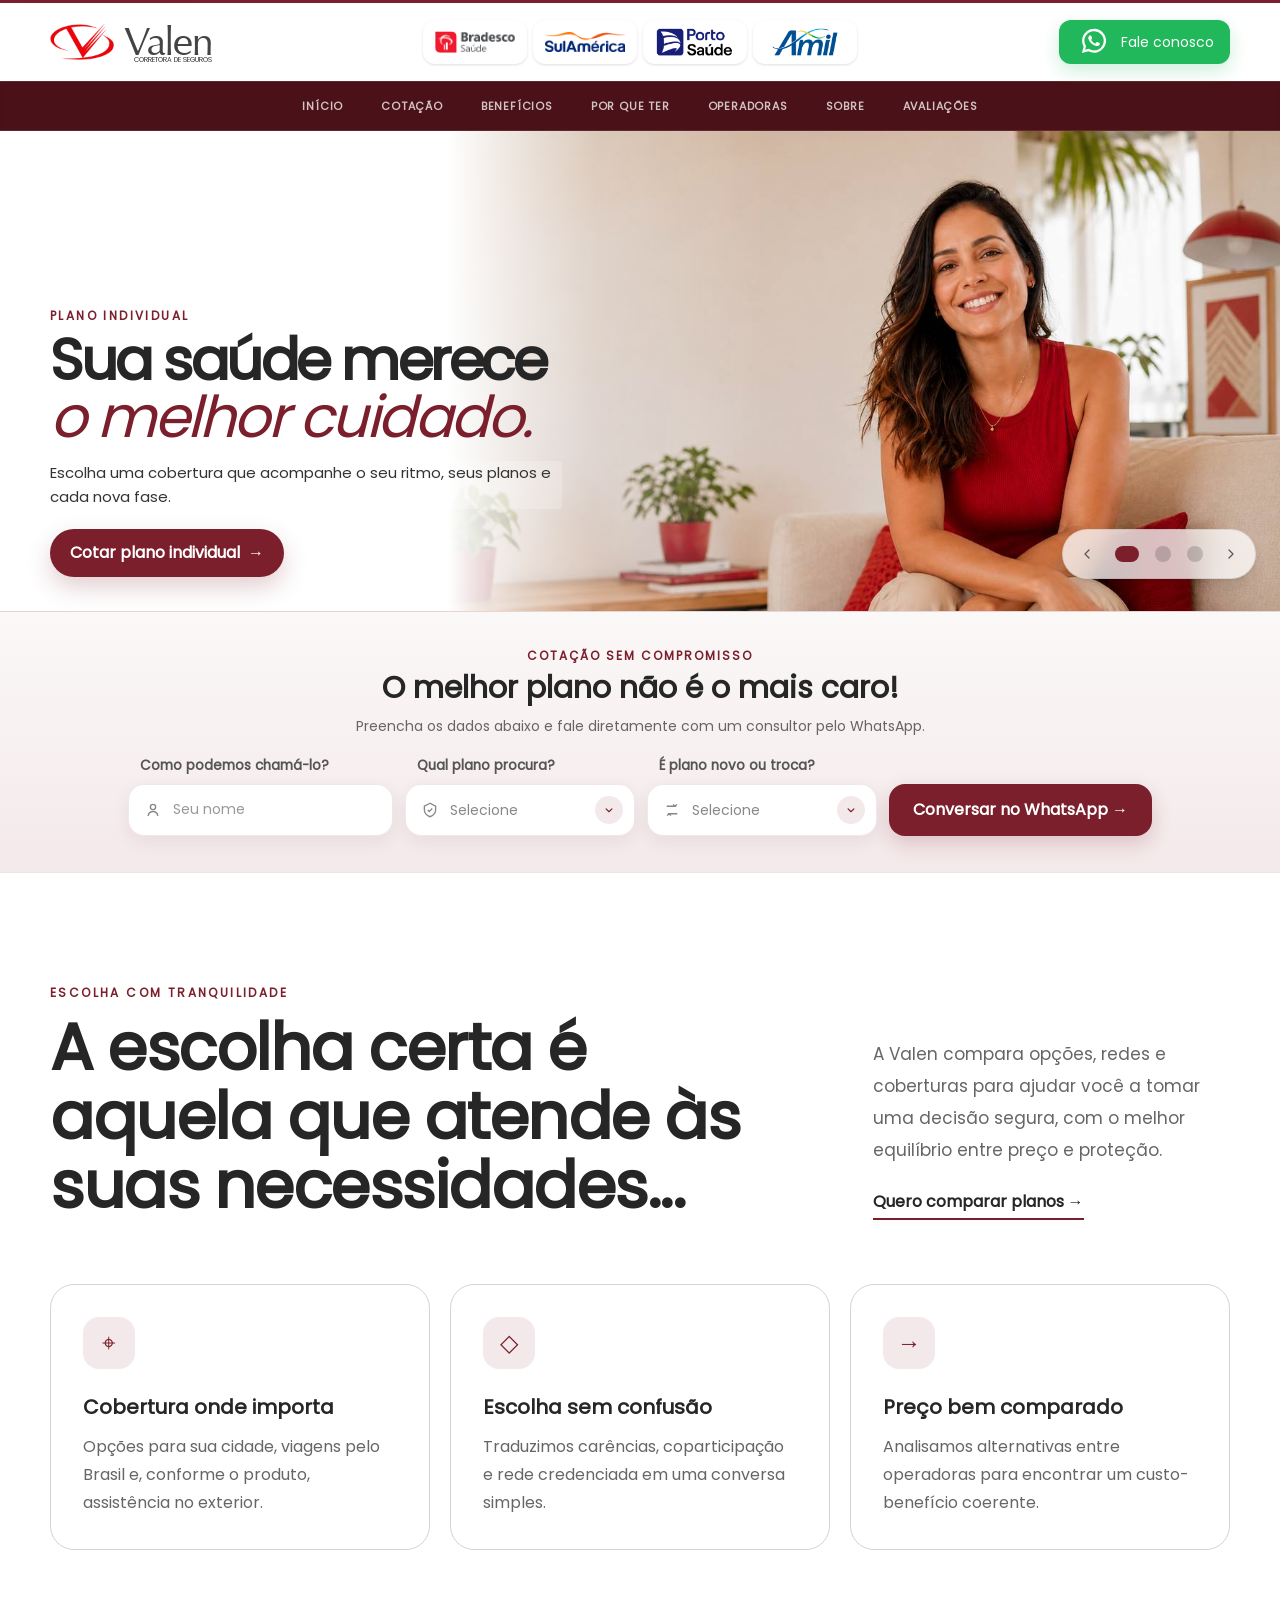
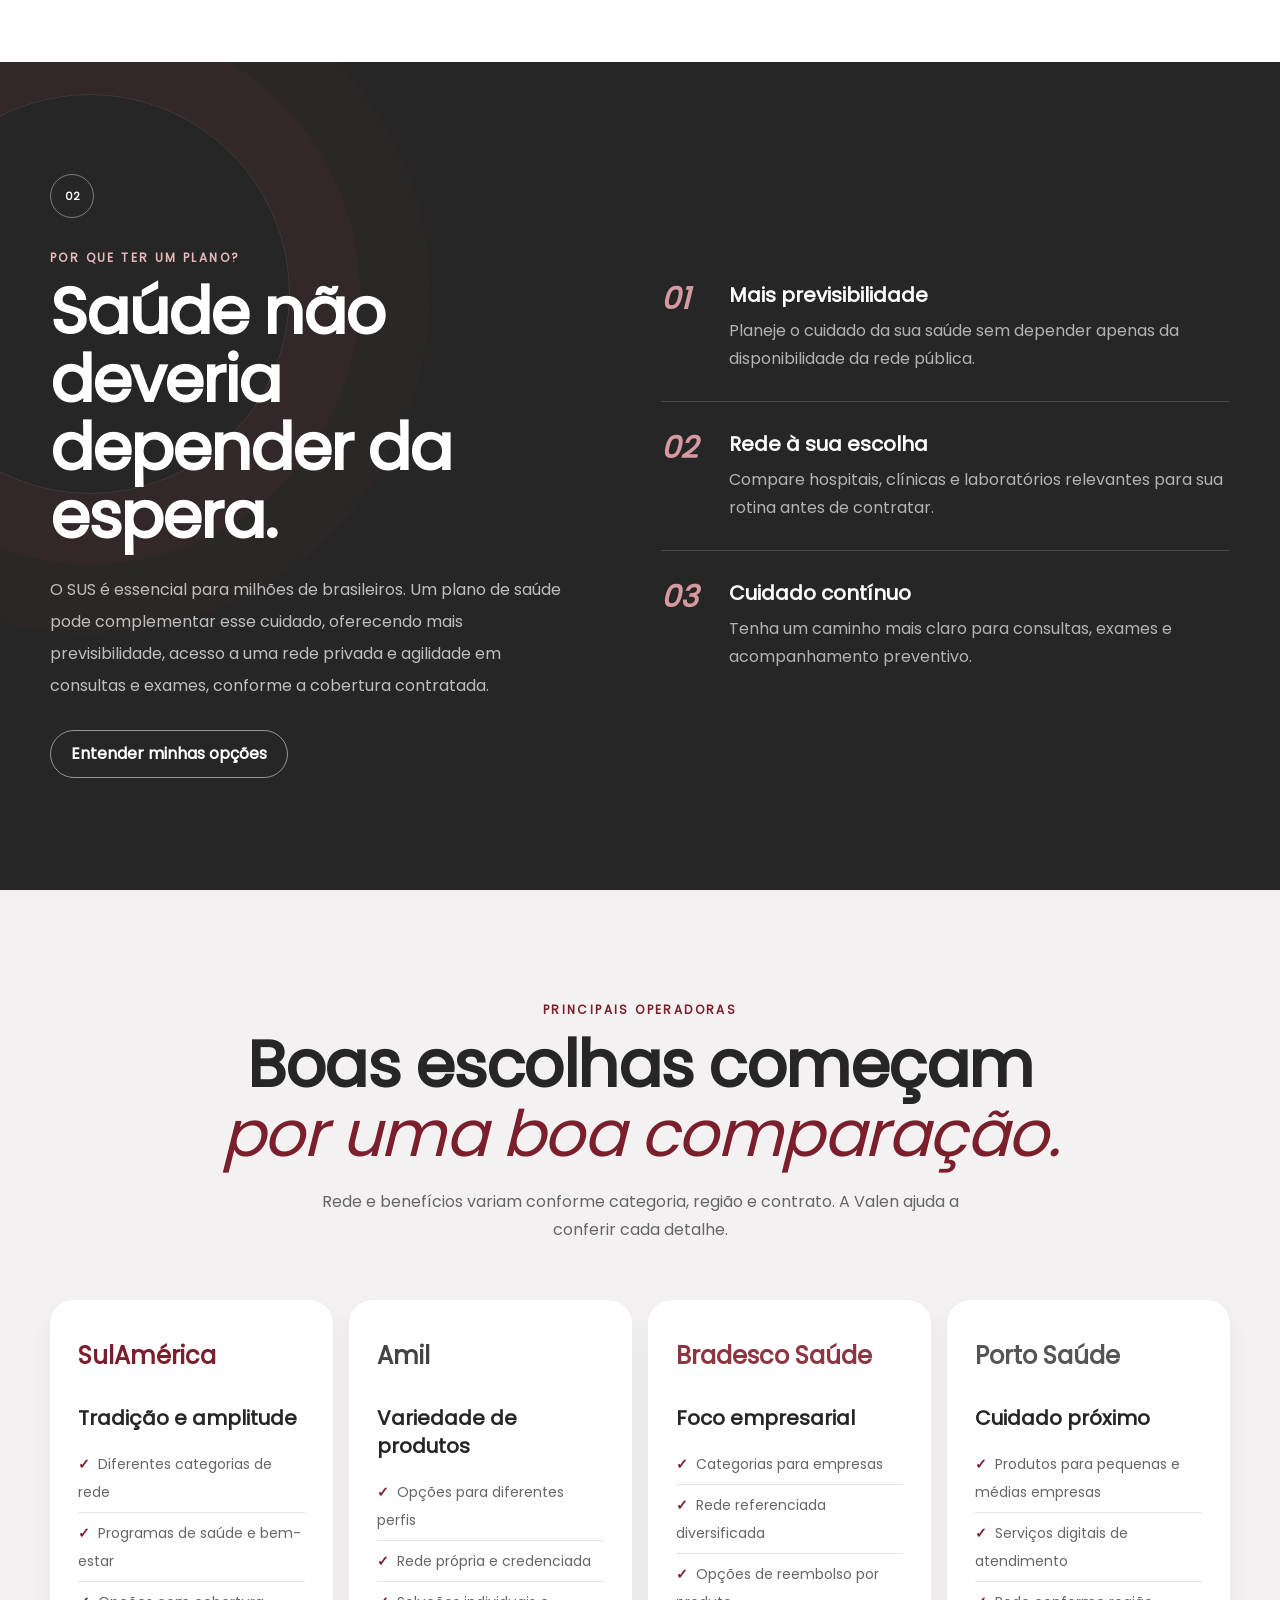
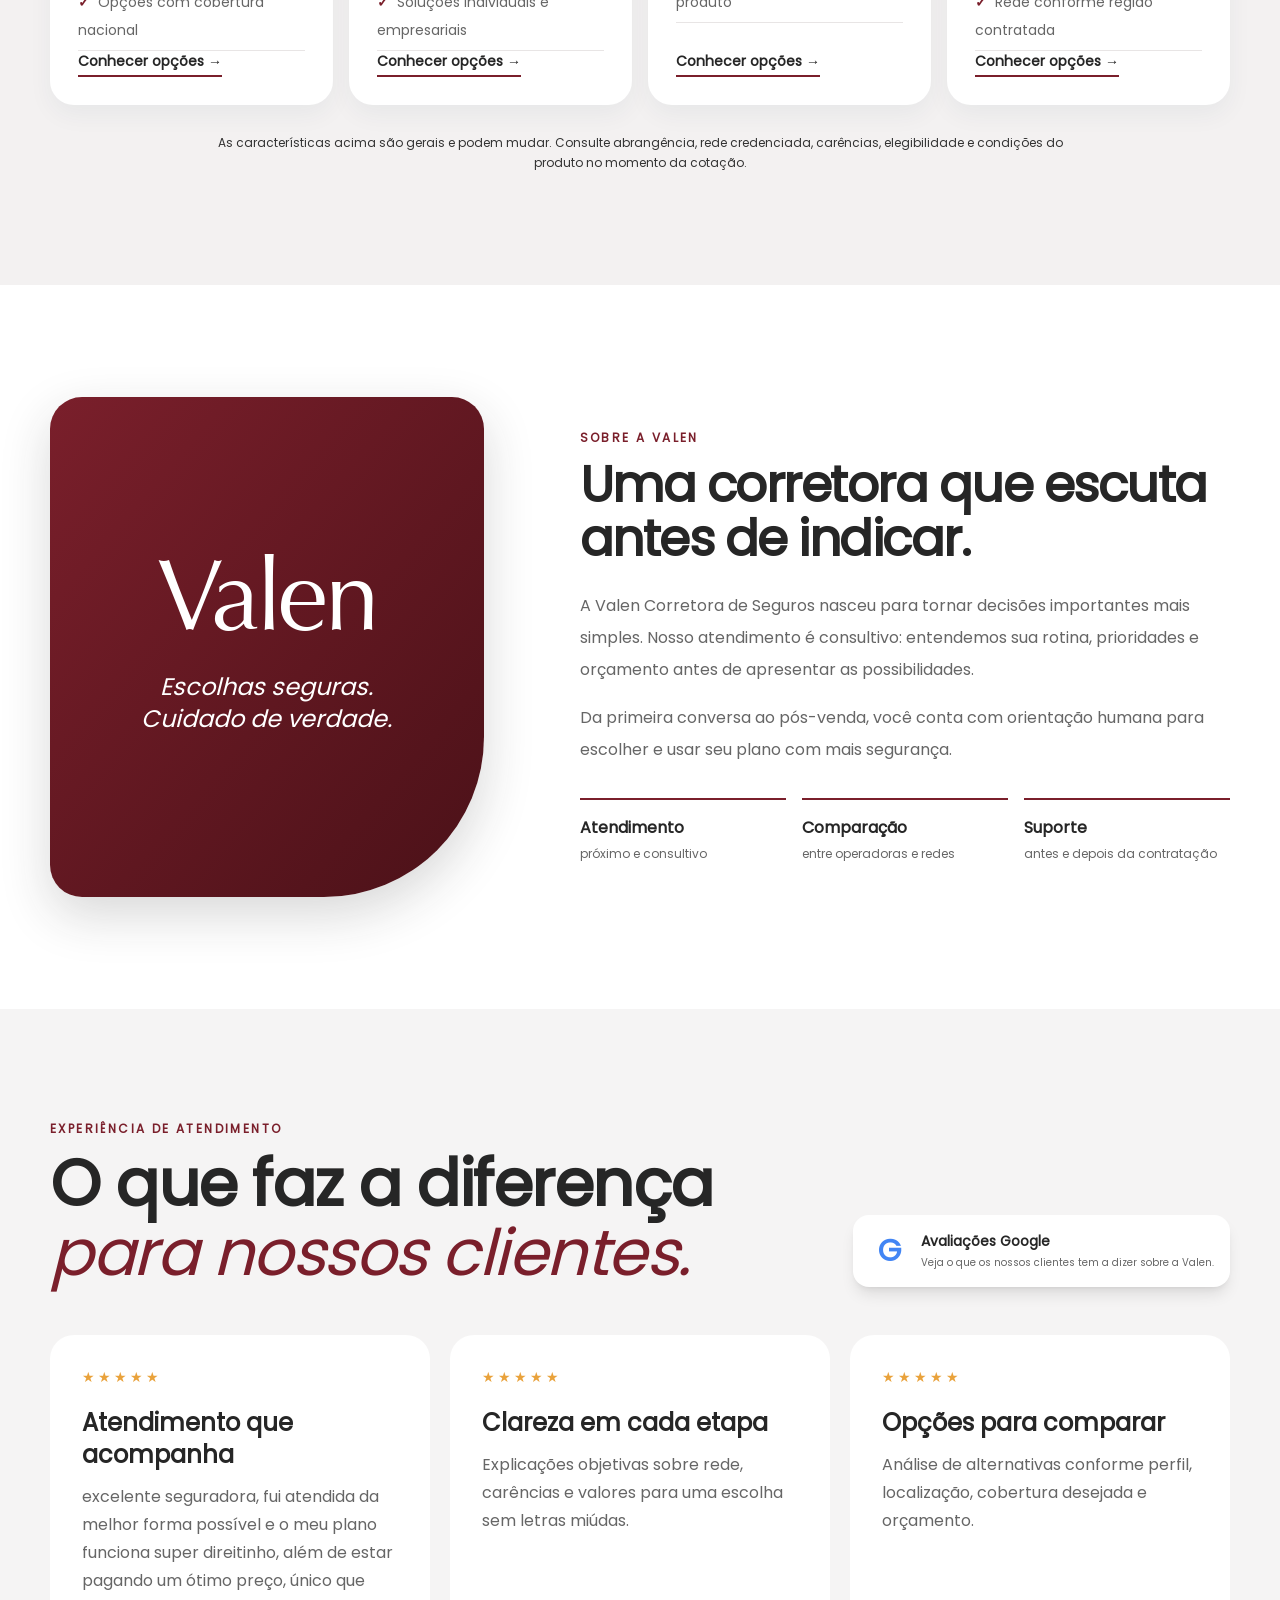
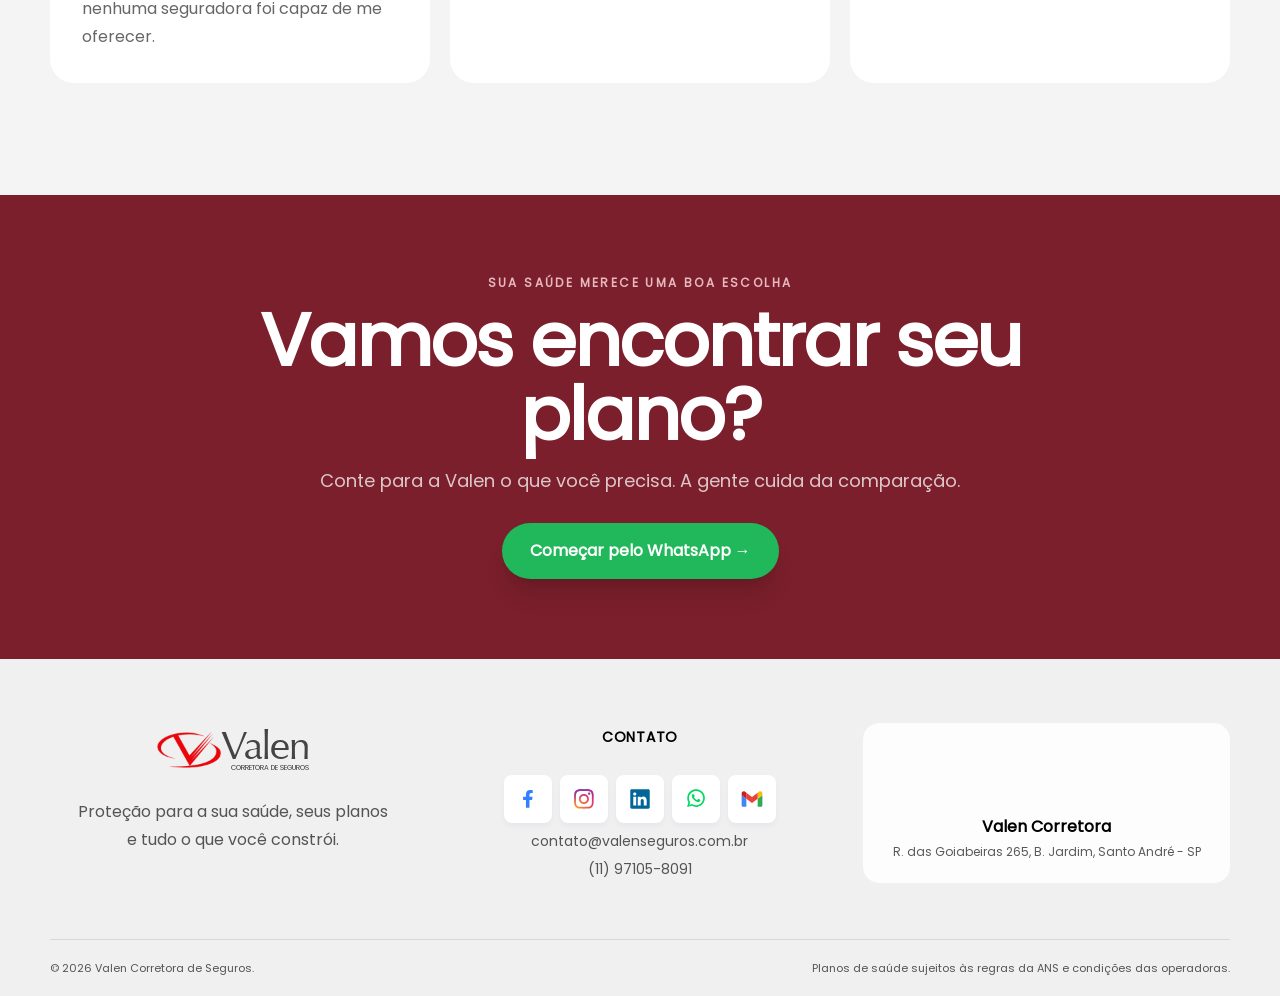
<file: valenseguros/modelo3/index.html>
<!doctype html>
<html lang="pt-BR" class="scroll-smooth">
<head>
  <title>Plano de Saúde em Santo André e no ABC | Empresarial, Familiar e Individual | Valen Seguros</title>
  <link rel="preload" href="https://saude.valenseguros.com.br/assets/hero-individualM.jpg" as="image" fetchpriority="high">

  <meta charset="utf-8">
  <meta name="viewport" content="width=device-width, initial-scale=1">
  <meta name="theme-color" content="#262626">
  <meta name="description" content="Compare planos de saúde Bradesco Saúde, SulAmérica, Amil e Porto Saúde em Santo André, São Bernardo, São Caetano e todo ABC Paulista. Atendimento especializado para planos empresariais, familiares e individuais.">

  <meta property="og:image" content="https://saude.valenseguros.com.br/assets/hero-individualM.jpg">
  <meta property="og:title" content="Plano de Saúde em Santo André e no ABC | Empresarial, Familiar e Individual | Valen Seguros">
  <meta property="og:description" content="Compare planos de saúde Bradesco Saúde, SulAmérica, Amil e Porto Saúde em Santo André, São Bernardo, São Caetano e todo ABC Paulista. Atendimento especializado para planos empresariais, familiares e individuais.">
  <meta property="og:image:width" content="385">
  <meta property="og:image:height" content="256">  

  <script src="assets/js/tailwindcss.min.js"></script>
  <script src="assets/js/script.js" defer></script>
  <script src="assets/js/intersect.min.js" defer></script>
  <script src="assets/js/alpinejs.min.js" defer></script>
  <style>
    [x-cloak] { display: none !important; }
    @media (prefers-reduced-motion: reduce) {
      * { scroll-behavior: auto !important; transition-duration: .01ms !important; animation-duration: .01ms !important; }
    }

    @font-face {
        font-family: Oregon;
        src: url("assets/font/Oregon.ttf");
        font-display: swap;
    }

    @font-face {
        font-family: Poppins;
        src: url("assets/font/Poppins-Regular.ttf");
        font-display: swap;
    } 

    *{
      font-family: "Poppins";
    }

    .glass {
      background: rgba(255, 255, 255, 0.6);
      backdrop-filter: blur(14px);
      -webkit-backdrop-filter: blur(14px);
      border-bottom: 1px solid rgba(255,255,255,0.2);
    }

    #corretora{
      font-family: "Oregon";
      color: #444;
    }

    #nomeCorretora{
      font-family: "Oregon";
      /*line-height: 25px;*/
      font-weight: 400;
    }

    #textoCorretora{
      font-size: 0.44em;
      font-weight: 100;
      padding-left: 10px;
    }    
  </style>

  <script type="application/ld+json">
  {
  "@context":"https://schema.org",
  "@type":"InsuranceAgency",
  "name":"Valen Corretora de Seguros",
  "url":"https://www.valenseguros.com.br",
  "telephone":"+55-11-97105-8091",
  "address":{
    "@type":"PostalAddress",
    "streetAddress":"Rua das Goiabeiras 265",
    "addressLocality":"Santo André",
    "addressRegion":"SP",
    "addressCountry":"BR"
  }
  }
  </script>  
</head>
<body
  x-data="valenPage()"
  x-init="init()"
  class="m-0 overflow-x-hidden bg-white font-['Poppins'] text-[#262626] antialiased selection:bg-[#7A1F2B] selection:text-white"
>
  <a href="#conteudo" class="fixed -top-20 left-4 z-[200] rounded-lg bg-white px-4 py-3 shadow-xl focus:top-3" aria-label="Ir para o conteúdo principal">
    Ir para o conteúdo
  </a>

  <header
    id="header"
    class="fixed inset-x-0 top-0 z-50 border-t-[3px] border-[#7A1F2B] bg-white/95 text-[#262626] backdrop-blur-xl transition-shadow duration-300"
    :class="scrolled && 'shadow-[0_10px_35px_rgba(38,38,38,.14)]'"
  >
    <div class="mx-auto flex min-h-[68px] w-[min(1180px,calc(100%-30px))] items-center justify-between gap-3 md:min-h-[78px] md:w-[min(1180px,calc(100%-40px))] lg:gap-6">
      <a href="#inicio" class="group flex shrink-0 items-center gap-2.5 rounded-2xl py-1 pr-2 transition hover:bg-[#F5F4F4]" aria-label="Valen Corretora de Seguros - início">
        <img src="assets/company/logoIcone.png" width="64" alt="Valen Seguros">
        <span id="corretora" class="flex flex-col items-center">
          <span id="nomeCorretora" class="pt-3 text-[2.5em] leading-[24px]">Valen</span>
          <span id="textoCorretora" class="py-0">CORRETORA DE SEGUROS</span>
        </span>
      </a>

      <div class="hidden items-center gap-1.5 rounded-2xl p-1.5 lg:flex" aria-label="Operadoras parceiras">
        <template x-for="operator in operatorBrands" :key="operator.name">
          <span class="flex h-11 w-[104px] items-center justify-center rounded-xl bg-white px-3 shadow-sm transition hover:-translate-y-0.5 hover:shadow-md">
            <img
              :src="operator.logo"
              :alt="operator.name"
              class="max-h-7 w-auto max-w-full object-contain"
              loading="eager"
            >
          </span>
        </template>
      </div>

      <button
        @click="menuOpen = !menuOpen"
        type="button"
        class="ml-auto grid size-10 place-items-center rounded-xl border border-[#262626]/10 bg-[#F5F4F4] text-[#444444] transition hover:border-[#D79AA1] hover:bg-[#F4E9EA] hover:text-[#7A1F2B] lg:hidden"
        :aria-expanded="menuOpen"
        aria-controls="mobile-navigation"
        aria-label="Abrir menu de navegação"
      >
        <svg x-show="!menuOpen" class="size-5" viewBox="0 0 24 24" fill="none" stroke="currentColor" stroke-width="2" aria-hidden="true"><path d="M4 7h16M4 12h16M4 17h16"/></svg>
        <svg x-show="menuOpen" x-cloak class="size-5" viewBox="0 0 24 24" fill="none" stroke="currentColor" stroke-width="2" aria-hidden="true"><path d="m6 6 12 12M18 6 6 18"/></svg>
      </button>

      <a
        :href="wa('Olá! Gostaria de conhecer os planos de saúde da Valen.')"
        target="_blank"
        rel="noopener"
        class="flex min-h-10 items-center justify-center gap-2 rounded-xl bg-[#20b85a] px-3 text-xs text-white shadow-[0_7px_18px_rgba(32,184,90,.22)] transition hover:-translate-y-0.5 hover:bg-[#18a34d] sm:min-h-11 sm:px-4 sm:text-sm"
        aria-label="Falar com a Valen pelo WhatsApp"
      >
        <svg class="transition-all duration-300 group-hover:scale-110" xmlns="http://www.w3.org/2000/svg" width="38" height="38" viewBox="0 0 71 72" fill="none">
          <path d="M12.5762 56.8405L15.8608 44.6381C13.2118 39.8847 12.3702 34.3378 13.4904 29.0154C14.6106 23.693 17.6176 18.952 21.9594 15.6624C26.3012 12.3729 31.6867 10.7554 37.1276 11.1068C42.5685 11.4582 47.6999 13.755 51.5802 17.5756C55.4604 21.3962 57.8292 26.4844 58.2519 31.9065C58.6746 37.3286 57.1228 42.7208 53.8813 47.0938C50.6399 51.4668 45.9261 54.5271 40.605 55.7133C35.284 56.8994 29.7125 56.1318 24.9131 53.5513L12.5762 56.8405ZM25.508 48.985L26.2709 49.4365C29.7473 51.4918 33.8076 52.3423 37.8191 51.8555C41.8306 51.3687 45.5681 49.5719 48.4489 46.7452C51.3298 43.9185 53.1923 40.2206 53.7463 36.2279C54.3002 32.2351 53.5143 28.1717 51.5113 24.6709C49.5082 21.1701 46.4003 18.4285 42.6721 16.8734C38.9438 15.3184 34.8045 15.0372 30.8993 16.0736C26.994 17.11 23.5422 19.4059 21.0817 22.6035C18.6212 25.801 17.2903 29.7206 17.2963 33.7514C17.293 37.0937 18.2197 40.3712 19.9732 43.2192L20.4516 44.0061L18.6153 50.8167L25.508 48.985Z" fill="#fff"/>
          <path fill-rule="evenodd" clip-rule="evenodd" d="M44.0259 36.8847C43.5787 36.5249 43.0549 36.2716 42.4947 36.1442C41.9344 36.0168 41.3524 36.0186 40.793 36.1495C39.9524 36.4977 39.4093 37.8134 38.8661 38.4713C38.7516 38.629 38.5833 38.7396 38.3928 38.7823C38.2024 38.8251 38.0028 38.797 37.8316 38.7034C34.7543 37.5012 32.1748 35.2965 30.5122 32.4475C30.3704 32.2697 30.3033 32.044 30.325 31.8178C30.3467 31.5916 30.4555 31.3827 30.6286 31.235C31.2344 30.6368 31.6791 29.8959 31.9218 29.0809C31.9756 28.1818 31.7691 27.2863 31.3269 26.5011C30.985 25.4002 30.3344 24.42 29.4518 23.6762C28.9966 23.472 28.4919 23.4036 27.9985 23.4791C27.5052 23.5546 27.0443 23.7709 26.6715 24.1019C26.0242 24.6589 25.5104 25.3537 25.168 26.135C24.8256 26.9163 24.6632 27.7643 24.6929 28.6165C24.6949 29.0951 24.7557 29.5716 24.8739 30.0354C25.1742 31.1497 25.636 32.2144 26.2447 33.1956C26.6839 33.9473 27.163 34.6749 27.6801 35.3755C29.3607 37.6767 31.4732 39.6305 33.9003 41.1284C35.1183 41.8897 36.42 42.5086 37.7799 42.973C39.1924 43.6117 40.752 43.8568 42.2931 43.6824C43.1711 43.5499 44.003 43.2041 44.7156 42.6755C45.4281 42.1469 45.9995 41.4518 46.3795 40.6512C46.6028 40.1675 46.6705 39.6269 46.5735 39.1033C46.3407 38.0327 44.9053 37.4007 44.0259 36.8847Z" fill="#fff"/>
        </svg>

        <span class="hidden sm:inline">Fale conosco</span>
      </a>
    </div>

    <nav class="hidden border-y border-white/10 bg-[#4B1118] shadow-inner lg:block" aria-label="Navegação principal">
      <div class="mx-auto flex h-12 w-[min(1180px,calc(100%-40px))] items-center justify-center gap-1.5">
        <template x-for="item in navItems" :key="item.href">
          <a
            :href="item.href"
            class="rounded-xl px-4 py-2 text-[11px] font-semibold uppercase tracking-[.8px] text-white/75 transition hover:bg-white/12 hover:text-white"
            x-text="item.label"
          ></a>
        </template>
      </div>
    </nav>

    <div class="overflow-hidden border-y border-white/10 bg-[#4B1118] py-1.5 lg:hidden" aria-label="Principais operadoras">
      <div class="flex w-full items-center justify-center gap-1.5 px-2">
        <template x-for="operator in operatorBrands" :key="operator.name">
          <span class="flex h-8 w-[22%] max-w-24 items-center justify-center rounded-lg bg-white px-2 shadow-sm">
            <img
              :src="operator.logo"
              :alt="operator.name"
              class="max-h-5 w-auto max-w-full object-contain"
              loading="eager"
            >
          </span>
        </template>
      </div>
    </div>

    <nav
      id="mobile-navigation"
      x-show="menuOpen"
      x-cloak
      x-transition:enter="transition duration-200 ease-out"
      x-transition:enter-start="-translate-y-3 opacity-0"
      x-transition:enter-end="translate-y-0 opacity-100"
      x-transition:leave="transition duration-150 ease-in"
      x-transition:leave-start="translate-y-0 opacity-100"
      x-transition:leave-end="-translate-y-3 opacity-0"
      @click.outside="menuOpen = false"
      class="absolute inset-x-0 top-full border-t border-[#262626]/10 bg-white/98 px-4 py-4 shadow-[0_18px_40px_rgba(38,38,38,.16)] backdrop-blur-xl lg:hidden"
      aria-label="Navegação mobile"
    >
      <div class="mx-auto grid max-w-xl grid-cols-2 gap-1">
        <template x-for="item in navItems" :key="item.href">
          <a
            :href="item.href"
            @click="menuOpen = false"
            class="rounded-xl border border-transparent px-4 py-3 text-sm font-semibold text-[#444444] transition hover:border-[#D79AA1]/40 hover:bg-[#F4E9EA] hover:text-[#7A1F2B]"
            x-text="item.label"
          ></a>
        </template>
      </div>
    </nav>
  </header>

  <main id="conteudo">
    <section id="inicio" class="scroll-mt-[114px] pt-[114px] lg:scroll-mt-[131px] lg:pt-[131px]" aria-label="Modalidades de planos de saúde">
      <div
        class="relative h-[520px] overflow-hidden bg-white md:h-[480px]"
        @mouseenter="onMouseEnterCarousel()"
        @mouseleave="onMouseLeaveCarousel()"
        @touchstart.passive="touchStart = $event.changedTouches[0].clientX"
        @touchend.passive="swipe($event.changedTouches[0].clientX)"
      >
        <template x-for="(item, index) in slides" :key="item.type">
          <article
            x-show="slide === index"
            x-transition:enter="transition-opacity duration-700"
            x-transition:enter-start="opacity-0"
            x-transition:enter-end="opacity-100"
            x-transition:leave="transition-opacity duration-500"
            x-transition:leave-start="opacity-100"
            x-transition:leave-end="opacity-0"
            class="absolute inset-0 grid grid-rows-[46%_54%] bg-white md:grid-cols-[35%_65%] md:grid-rows-1"
            :aria-hidden="slide !== index"
            :tabindex="slide !== index ? -1 : 0"
          >
            <div class="relative row-start-1 overflow-hidden md:col-start-2">
              <img
                :src="item.image"
                :alt="item.alt"
                class="h-full w-full object-cover object-center"
                width="1400"
                height="933"
                :fetchpriority="index === 0 ? 'high' : 'auto'"
              >
              <div class="absolute inset-0 bg-gradient-to-b from-transparent from-55% via-white/20 via-75% to-white md:bg-gradient-to-r md:from-white md:from-0% md:via-white/35 md:via-18% md:to-transparent md:to-38%"></div>
            </div>
            <div class="z-10 row-start-2 flex items-center md:items-end md:col-start-1 md:col-end-3 md:row-start-1">
              <div class="mx-auto w-[min(1180px,calc(100%-30px))] pb-3 text-[#262626] md:w-full md:pb-8 md:pl-[max(40px,calc((100vw-1180px)/2))] md:pr-6">
                <p class="text-xs font-black uppercase tracking-[2.4px] text-[#7A1F2B]" x-text="item.type"></p>
                <h1 class="mt-1.5 text-[clamp(37px,10.5vw,48px)] font-bold leading-[.98] tracking-[-2px] md:mt-2 md:text-[clamp(48px,4.5vw,64px)] md:tracking-[-2.5px]">
                  <span x-text="item.title"></span><br><em class="font-medium text-[#7A1F2B]" x-text="item.emphasis"></em>
                </h1>
                <p class="mt-3 max-w-lg text-[13px] leading-5 text-[#333] md:mt-4 md:text-[15px] md:leading-6 md:rounded md:bg-white/60 lg:bg-white/20" x-text="item.copy"></p>
                <div class="mt-4 flex md:flex-row items-end gap-2 md:mt-5 md:items-start md:gap-3  justify-between">
                  <a
                    :href="wa(item.message)"
                    target="_blank"
                    rel="noopener"
                    class="inline-flex min-h-10 shrink-0 items-center justify-center gap-1.5 rounded-full bg-[#7A1F2B] px-3 text-[11px] font-extrabold text-white shadow-[0_10px_25px_rgba(122,31,43,.22)] transition hover:-translate-y-1 hover:bg-[#4B1118] sm:min-h-11 sm:gap-2 sm:px-5 sm:text-sm md:min-h-12 md:text-base"
                    :aria-label="item.cta"
                    :tabindex="slide !== index ? -1 : 0"
                  >
                    <span x-text="item.cta"></span><span>→</span>
                  </a>

                  <div class="flex shrink-0 items-center col-start-2 gap-0.5 rounded-full border border-[#262626]/10 bg-white/75 p-1 shadow-lg backdrop-blur-md sm:gap-1">
                    <button @click="previous()" class="grid h-8 w-8 place-items-center rounded-full text-[#555555] transition hover:bg-[#F4E9EA] hover:text-[#7A1F2B] focus-visible:outline-2 focus-visible:outline-offset-2 focus-visible:outline-[#7A1F2B] sm:h-10 sm:w-10" aria-label="Banner anterior">
                      <svg class="size-4" viewBox="0 0 24 24" fill="none" stroke="currentColor" stroke-width="1.8" stroke-linecap="round" stroke-linejoin="round" aria-hidden="true"><path d="m15 18-6-6 6-6"/></svg>
                    </button>
                    <div class="flex items-center gap-3 px-0.5 sm:gap-4 sm:px-1" role="tablist" aria-label="Escolher modalidade">
                      <template x-for="(_, dotIndex) in slides" :key="dotIndex">
                        <button
                          @click="goTo(dotIndex)"
                          class="h-2 p-2 rounded-full transition-all duration-300 focus-visible:outline-2 focus-visible:outline-offset-2 focus-visible:outline-[#7A1F2B]"
                          :class="slide === dotIndex ? 'w-4 bg-[#7A1F2B] sm:w-6' : 'w-1.5 bg-[#262626]/20 hover:bg-[#262626]/45'"
                          :aria-selected="slide === dotIndex"
                          :aria-label="slides[dotIndex].type"
                          role="tab"
                        ></button>
                      </template>
                    </div>
                    <button @click="next()" class="grid h-8 w-8 place-items-center rounded-full text-[#555555] transition hover:bg-[#F4E9EA] hover:text-[#7A1F2B] focus-visible:outline-2 focus-visible:outline-offset-2 focus-visible:outline-[#7A1F2B] sm:h-10 sm:w-10" aria-label="Próximo banner">
                      <svg class="size-4" viewBox="0 0 24 24" fill="none" stroke="currentColor" stroke-width="1.8" stroke-linecap="round" stroke-linejoin="round" aria-hidden="true"><path d="m9 18 6-6-6-6"/></svg>
                    </button>
                  </div>
                </div>
              </div>
            </div>
          </article>
        </template>
      </div>
    </section>

    <section id="cotacao" class="scroll-mt-[114px] border-y border-[#7A1F2B]/10 bg-gradient-to-b from-[#FBF8F8] to-[#F4E9EA] py-9 lg:scroll-mt-[131px]" aria-label="Solicite sua cotação">
      <div class="mx-auto w-[min(1180px,calc(100%-30px))]">
        <div x-data="{ shown: false }" x-intersect.once="shown = true" :class="shown ? 'translate-y-0 opacity-100' : 'translate-y-6 opacity-0'" class="mb-6 text-center transition duration-700 lg:mb-5">
          <p class="text-xs font-black uppercase tracking-[2px] text-[#7A1F2B]">Cotação sem compromisso</p>
          <h2 class="mt-1.5 text-[26px] font-semibold leading-tight text-[#262626] md:text-[30px]">O melhor plano não é o mais caro!</h2>
          <p class="mx-auto mt-2 max-w-2xl text-sm text-[#666666]">Preencha os dados abaixo e fale diretamente com um consultor pelo WhatsApp.</p>
        </div>

        <form
          @submit.prevent="submitQuote()"
          x-data="{ shown: false }"
          x-intersect.once="shown = true"
          :class="shown ? 'translate-y-0 opacity-100' : 'translate-y-8 opacity-0'"
          class="mx-auto grid max-w-5xl gap-3 transition delay-100 duration-700 sm:grid-cols-2 lg:grid-cols-[1.15fr_1fr_1fr_auto] lg:items-end"
        >
          <label class="block sm:col-span-2 lg:col-span-1">
            <span class="mb-2 ml-3 block text-[0.85em] font-extrabold text-[#555555]">Como podemos chamá-lo?</span>
            <div class="group relative">
              <svg class="pointer-events-none absolute left-4 top-1/2 size-[18px] -translate-y-1/2 text-[#888888] transition group-focus-within:text-[#7A1F2B]" viewBox="0 0 24 24" fill="none" stroke="currentColor" stroke-width="1.8" aria-hidden="true"><circle cx="12" cy="8" r="3.5"/><path d="M5.5 20c.7-4 3-6 6.5-6s5.8 2 6.5 6"/></svg>
              <input x-model.trim="quote.name" required autocomplete="name" placeholder="Seu nome" class="h-[52px] w-full rounded-2xl border border-[#7A1F2B]/10 bg-white py-0 pl-11 pr-4 text-sm font-medium text-[#262626] shadow-[0_6px_18px_rgba(74,24,30,.07)] outline-none transition placeholder:text-[#999999] hover:border-[#D79AA1] focus:border-[#D79AA1] focus:ring-4 focus:ring-[#D79AA1]/25">
            </div>
          </label>
          <label class="block">
            <span class="mb-2 ml-3 block text-[0.85em] font-extrabold text-[#555555]">Qual plano procura?</span>
            <div class="group relative">
              <svg class="pointer-events-none absolute left-4 top-1/2 size-[18px] -translate-y-1/2 text-[#888888] transition group-focus-within:text-[#7A1F2B]" viewBox="0 0 24 24" fill="none" stroke="currentColor" stroke-width="1.8" aria-hidden="true"><path d="M12 3 4.5 7v5c0 4.2 2.6 7.1 7.5 9 4.9-1.9 7.5-4.8 7.5-9V7L12 3Z"/><path d="m9 12 2 2 4-4"/></svg>
              <select x-model="quote.plan" required :style="`color: ${quote.plan ? '#262626' : '#888888'}`" class="h-[52px] w-full appearance-none rounded-2xl border border-[#7A1F2B]/10 bg-white py-0 pl-11 pr-11 text-sm font-medium shadow-[0_6px_18px_rgba(74,24,30,.07)] outline-none transition hover:border-[#D79AA1] focus:border-[#D79AA1] focus:ring-4 focus:ring-[#D79AA1]/25">
                <option value="" disabled>Selecione</option><option>Individual</option><option>Familiar</option><option>Empresarial</option>
              </select>
              <span class="pointer-events-none absolute right-3 top-1/2 grid size-7 -translate-y-1/2 place-items-center rounded-full bg-[#F4E9EA] text-[#7A1F2B] transition group-focus-within:rotate-180 group-focus-within:bg-[#7A1F2B] group-focus-within:text-white">
                <svg class="size-3.5" viewBox="0 0 24 24" fill="none" stroke="currentColor" stroke-width="2" stroke-linecap="round" stroke-linejoin="round" aria-hidden="true"><path d="m7 10 5 5 5-5"/></svg>
              </span>
            </div>
          </label>
          <label class="block">
            <span class="mb-2 ml-3 block text-[0.85em] font-extrabold text-[#555555]">É plano novo ou troca?</span>
            <div class="group relative">
              <svg class="pointer-events-none absolute left-4 top-1/2 size-[18px] -translate-y-1/2 text-[#888888] transition group-focus-within:text-[#7A1F2B]" viewBox="0 0 24 24" fill="none" stroke="currentColor" stroke-width="1.8" aria-hidden="true"><path d="M5 7h11l-2.5-2.5M19 17H8l2.5 2.5"/><path d="m16 7 2.5-2.5M8 17l-2.5 2.5"/></svg>
              <select x-model="quote.situation" required :style="`color: ${quote.situation ? '#262626' : '#888888'}`" class="h-[52px] w-full appearance-none rounded-2xl border border-[#7A1F2B]/10 bg-white py-0 pl-11 pr-11 text-sm font-medium shadow-[0_6px_18px_rgba(74,24,30,.07)] outline-none transition hover:border-[#D79AA1] focus:border-[#D79AA1] focus:ring-4 focus:ring-[#D79AA1]/25">
                <option value="" disabled>Selecione</option><option>Plano novo</option><option>Troca de plano</option>
              </select>
              <span class="pointer-events-none absolute right-3 top-1/2 grid size-7 -translate-y-1/2 place-items-center rounded-full bg-[#F4E9EA] text-[#7A1F2B] transition group-focus-within:rotate-180 group-focus-within:bg-[#7A1F2B] group-focus-within:text-white">
                <svg class="size-3.5" viewBox="0 0 24 24" fill="none" stroke="currentColor" stroke-width="2" stroke-linecap="round" stroke-linejoin="round" aria-hidden="true"><path d="m7 10 5 5 5-5"/></svg>
              </span>
            </div>
          </label>
          <button class="min-h-[52px] whitespace-nowrap rounded-2xl bg-[#7A1F2B] px-6 font-extrabold text-white shadow-[0_8px_20px_rgba(122,31,43,.2)] transition hover:-translate-y-0.5 hover:bg-[#4B1118] focus-visible:outline-2 focus-visible:outline-offset-2 focus-visible:outline-[#7A1F2B] sm:col-span-2 lg:col-span-1">Conversar no WhatsApp →</button>
        </form>
      </div>
    </section>

    <section id="beneficios" class="scroll-mt-[114px] overflow-hidden py-20 md:py-28 lg:scroll-mt-[131px]">
      <div class="mx-auto grid w-[min(1180px,calc(100%-30px))] gap-9 lg:grid-cols-[1.35fr_.65fr] lg:items-end lg:gap-20">
        <div x-data="{ shown: false }" x-intersect.once="shown = true" :class="shown ? 'translate-x-0 opacity-100' : '-translate-x-10 opacity-0'" class="transition duration-700">
          <p class="text-xs font-black uppercase tracking-[2.4px] text-[#7A1F2B]">Escolha com tranquilidade</p>
          <h2 class="mt-3 text-[40px] font-semibold leading-[1.08] tracking-[-1.5px] text-[#262626] md:text-[clamp(48px,5vw,64px)]">
            A escolha certa é aquela que atende às suas necessidades...<br>
            
          </h2>
        </div>
        <div x-data="{ shown: false }" x-intersect.once="shown = true" :class="shown ? 'translate-x-0 opacity-100' : 'translate-x-10 opacity-0'" class="transition delay-150 duration-700">
          <p class="text-[17px] leading-8 text-[#666666]">A Valen compara opções, redes e coberturas para ajudar você a tomar uma decisão segura, com o melhor equilíbrio entre preço e proteção.</p>
          <a :href="wa('Olá! Quero ajuda para comparar planos de saúde.')" target="_blank" class="mt-6 inline-flex gap-2 border-b-2 border-[#7A1F2B] pb-1 font-extrabold text-[#262626]" aria-label="Quero comparar planos de saúde">Quero comparar planos →</a>
        </div>
      </div>

      <div class="mx-auto mt-12 grid w-[min(1180px,calc(100%-30px))] gap-5 md:mt-16 md:grid-cols-3">
        <template x-for="(benefit, index) in benefits" :key="benefit.title">
          <article
            x-data="{ shown: false }"
            x-intersect.once="shown = true"
            :class="shown ? 'translate-y-0 opacity-100' : 'translate-y-10 opacity-0'"
            :style="`transition-delay: ${index * 100}ms`"
            class="rounded-3xl border border-[#D6D3D3] p-7 transition duration-700 hover:-translate-y-2 hover:border-[#7A1F2B] hover:shadow-[0_18px_50px_rgba(38,38,38,.12)] md:p-8"
          >
            <span class="grid size-13 place-items-center rounded-2xl bg-[#F4E9EA] text-2xl text-[#7A1F2B]" x-text="benefit.icon"></span>
            <h3 class="mt-6 text-xl font-bold text-[#262626]" x-text="benefit.title"></h3>
            <p class="mt-3 leading-7 text-[#666666]" x-text="benefit.copy"></p>
          </article>
        </template>
      </div>
    </section>

    <section id="importancia" class="scroll-mt-[114px] overflow-hidden bg-[#262626] py-20 text-white md:py-28 lg:scroll-mt-[131px]">
      <div class="mx-auto grid w-[min(1180px,calc(100%-30px))] gap-12 lg:grid-cols-[.95fr_1.05fr] lg:items-center lg:gap-24">
        <div x-data="{ shown: false }" x-intersect.once="shown = true" :class="shown ? 'scale-100 opacity-100' : 'scale-95 opacity-0'" class="relative transition duration-700">
          <div class="absolute -left-40 -top-20 size-[400px] rounded-full border border-[#D79AA1]/15 shadow-[0_0_0_70px_rgba(181,72,85,.05),0_0_0_140px_rgba(181,72,85,.03)]"></div>
          <div class="relative">
            <span class="grid size-11 place-items-center rounded-full border border-white/40 text-[11px] font-black">02</span>
            <p class="mt-8 text-xs font-black uppercase tracking-[2.4px] text-[#E7B8BD]">Por que ter um plano?</p>
            <h2 class="mt-3 max-w-xl text-[44px] font-semibold leading-[1.06] tracking-[-2px] md:text-[clamp(50px,5vw,65px)]">Saúde não deveria depender da espera.</h2>
            <p class="mt-6 max-w-xl leading-8 text-white/70">O SUS é essencial para milhões de brasileiros. Um plano de saúde pode complementar esse cuidado, oferecendo mais previsibilidade, acesso a uma rede privada e agilidade em consultas e exames, conforme a cobertura contratada.</p>
            <a :href="wa('Olá! Quero entender qual plano combina com minhas necessidades.')" target="_blank" class="mt-7 inline-flex min-h-12 items-center rounded-full border border-white/50 px-5 font-extrabold transition hover:bg-white hover:text-[#262626]" aria-label="Entender quais opções de plano de saúde combinam comigo">Entender minhas opções</a>
          </div>
        </div>
        <div>
          <template x-for="(reason, index) in reasons" :key="reason.title">
            <article
              x-data="{ shown: false }"
              x-intersect.once="shown = true"
              :class="shown ? 'translate-x-0 opacity-100' : 'translate-x-12 opacity-0'"
              :style="`transition-delay: ${index * 120}ms`"
              class="grid grid-cols-[48px_1fr] gap-5 border-b border-white/15 py-7 transition duration-700 last:border-0"
            >
              <b class="text-3xl font-semibold italic text-[#D79AA1]" x-text="`0${index + 1}`"></b>
              <div><h3 class="text-xl font-bold" x-text="reason.title"></h3><p class="mt-2 leading-7 text-white/65" x-text="reason.copy"></p></div>
            </article>
          </template>
        </div>
      </div>
    </section>

    <section id="operadoras" class="scroll-mt-[114px] bg-[#F3F1F1] py-20 md:py-28 lg:scroll-mt-[131px]">
      <div class="mx-auto w-[min(1180px,calc(100%-30px))]">
        <div x-data="{ shown: false }" x-intersect.once="shown = true" :class="shown ? 'translate-y-0 opacity-100' : 'translate-y-10 opacity-0'" class="mx-auto text-center transition duration-700">
          <p class="text-xs font-black uppercase tracking-[2.4px] text-[#7A1F2B]">Principais operadoras</p>
          <h2 class="mt-3 text-[40px] font-semibold leading-[1.08] tracking-[-1.5px] text-[#262626] md:text-[clamp(48px,5vw,64px)]">Boas escolhas começam<br><em class="font-medium text-[#7A1F2B]">por uma boa comparação.</em></h2>
          <p class="mx-auto mt-5 max-w-2xl leading-7 text-[#666666]">Rede e benefícios variam conforme categoria, região e contrato. A Valen ajuda a conferir cada detalhe.</p>
        </div>

        <div class="mt-14 grid gap-4 sm:grid-cols-2 xl:grid-cols-4">
          <template x-for="(operator, index) in operators" :key="operator.name">
            <article
              x-data="{ shown: false }"
              x-intersect.once="shown = true"
              :class="shown ? 'translate-y-0 opacity-100' : 'translate-y-12 opacity-0'"
              :style="`transition-delay: ${index * 90}ms`"
              class="flex min-h-[380px] flex-col rounded-3xl bg-white p-7 shadow-[0_10px_25px_rgba(7,59,76,.05)] transition duration-700 hover:-translate-y-2 hover:shadow-xl"
            >
              <div class="flex min-h-14 items-center text-2xl font-black" :class="operator.color" x-text="operator.name"></div>
              <h3 class="mt-5 text-xl font-bold text-[#262626]" x-text="operator.title"></h3>
              <ul class="mt-3 text-sm leading-7 text-[#666666]">
                <template x-for="item in operator.items" :key="item">
                  <li class="border-b border-[#E8E5E5] py-1.5 before:mr-2 before:font-black before:text-[#7A1F2B] before:content-['✓']" x-text="item"></li>
                </template>
              </ul>
              <button @click="openWa(`Olá! Quero conhecer as opções da ${operator.name}.`)" class="mt-auto self-start border-b-2 border-[#7A1F2B] pb-1 text-sm font-extrabold text-[#262626]">Conhecer opções →</button>
            </article>
          </template>
        </div>
        <p class="mx-auto mt-7 max-w-4xl text-center text-xs leading-5 text-[#333]">As características acima são gerais e podem mudar. Consulte abrangência, rede credenciada, carências, elegibilidade e condições do produto no momento da cotação.</p>
      </div>
    </section>

    <section id="sobre" class="scroll-mt-[114px] overflow-hidden py-20 md:py-28 lg:scroll-mt-[131px]">
      <div class="mx-auto grid w-[min(1180px,calc(100%-30px))] gap-12 lg:grid-cols-[.8fr_1.2fr] lg:items-center lg:gap-24">
        <div
          x-data="{ shown: false }"
          x-intersect.once="shown = true"
          :class="shown ? 'rotate-0 scale-100 opacity-100' : '-rotate-2 scale-95 opacity-0'"
          class="flex min-h-[340px] flex-col items-center justify-center rounded-[28px_28px_100px_28px] bg-gradient-to-br from-[#7A1F2B] to-[#4B1118] text-white shadow-[0_18px_50px_rgba(38,38,38,.18)] transition duration-700 md:min-h-[500px] md:rounded-[32px_32px_160px_32px]"
        >
          <div id="nomeCorretora" class="text-[100px] leading-[.8]">Valen</div>
          <span class="mt-8 text-center text-2xl font-medium italic leading-8">Escolhas seguras.<br>Cuidado de verdade.</span>
        </div>
        <div x-data="{ shown: false }" x-intersect.once="shown = true" :class="shown ? 'translate-x-0 opacity-100' : 'translate-x-12 opacity-0'" class="transition delay-100 duration-700">
          <p class="text-xs font-black uppercase tracking-[2.4px] text-[#7A1F2B]">Sobre a Valen</p>
          <h2 class="mt-3 text-[40px] font-semibold leading-[1.08] tracking-[-1.5px] text-[#262626] md:text-[50px]">Uma corretora que escuta antes de indicar.</h2>
          <p class="mt-6 leading-8 text-[#666666]">A Valen Corretora de Seguros nasceu para tornar decisões importantes mais simples. Nosso atendimento é consultivo: entendemos sua rotina, prioridades e orçamento antes de apresentar as possibilidades.</p>
          <p class="mt-4 leading-8 text-[#666666]">Da primeira conversa ao pós-venda, você conta com orientação humana para escolher e usar seu plano com mais segurança.</p>
          <div class="mt-8 grid gap-4 sm:grid-cols-3">
            <template x-for="point in aboutPoints" :key="point.title">
              <div class="border-t-2 border-[#7A1F2B] pt-4"><strong class="block text-[#262626]" x-text="point.title"></strong><span class="mt-1 block text-xs leading-5 text-[#666666]" x-text="point.copy"></span></div>
            </template>
          </div>
        </div>
      </div>
    </section>

    <section id="avaliacoes" class="scroll-mt-[114px] overflow-hidden bg-[#F5F4F4] py-20 md:py-28 lg:scroll-mt-[131px]">
      <div class="mx-auto w-[min(1180px,calc(100%-30px))]">
        <div x-data="{ shown: false }" x-intersect.once="shown = true" :class="shown ? 'translate-y-0 opacity-100' : 'translate-y-10 opacity-0'" class="flex flex-col items-start justify-between gap-8 transition duration-700 lg:flex-row lg:items-end">
          <div><p class="text-xs font-black uppercase tracking-[2.4px] text-[#7A1F2B]">Experiência de atendimento</p><h2 class="mt-3 text-[40px] font-semibold leading-[1.08] tracking-[-1.5px] text-[#262626] md:text-[clamp(48px,5vw,64px)]">O que faz a diferença<br><em class="font-medium text-[#7A1F2B]">para nossos clientes.</em></h2></div>
          <div class="flex max-w-sm gap-3 rounded-2xl bg-white p-4 shadow-lg">
            <span class="grid size-10 shrink-0 place-items-center text-3xl font-black text-[#4285f4]">G</span>
            <div><strong class="block text-sm text-[#262626]">Avaliações Google</strong><small class="mt-1 block text-[10px] leading-4 text-[#666666]">Veja o que os nossos clientes tem a dizer sobre a Valen.</small></div>
          </div>
        </div>
        <div class="mt-12 grid gap-5 md:grid-cols-3">
          <template x-for="(review, index) in reviewValues" :key="review.title">
            <article
              x-data="{ shown: false }"
              x-intersect.once="shown = true"
              :class="shown ? 'translate-y-0 opacity-100' : 'translate-y-10 opacity-0'"
              :style="`transition-delay: ${index * 100}ms`"
              class="rounded-3xl bg-white p-8 transition duration-700 hover:-translate-y-2 hover:shadow-xl"
            >
              <div class="text-sm tracking-[3px] text-[#e9a23b]">★★★★★</div>
              <h3 class="mt-5 text-2xl font-semibold text-[#262626]" x-text="review.title"></h3>
              <p class="mt-3 leading-7 text-[#666666]" x-text="review.copy"></p>
            </article>
          </template>
        </div>
      </div>
    </section>

    <section class="bg-[#7A1F2B] py-20 text-center text-white">
      <div x-data="{ shown: false }" x-intersect.once="shown = true" :class="shown ? 'scale-100 opacity-100' : 'scale-90 opacity-0'" class="mx-auto w-[min(900px,calc(100%-30px))] transition duration-700">
        <p class="text-xs font-black uppercase tracking-[2.4px] text-[#E7B8BD]">Sua saúde merece uma boa escolha</p>
        <h2 class="mt-3 text-[48px] font-semibold leading-none tracking-[-2px] text-white md:text-[74px]">Vamos encontrar seu plano?</h2>
        <p class="mt-4 text-lg text-white/75">Conte para a Valen o que você precisa. A gente cuida da comparação.</p>
        <a :href="wa('Olá! Vim pelo site da Valen e gostaria de fazer uma cotação.')" target="_blank" class="mt-7 inline-flex min-h-14 items-center gap-2 rounded-full bg-[#20b85a] px-7 font-extrabold text-white shadow-xl transition hover:-translate-y-1 hover:bg-[#18a34d]" aria-label="Começar a fazer uma cotação pelo WhatsApp">Começar pelo WhatsApp →</a>
      </div>
    </section>
  </main>

  <footer class="bg-[#F0F0F0] pt-16 text-black/65">
    <div class="mx-auto grid w-[min(1180px,calc(100%-30px))] gap-10 sm:grid-cols-2 lg:grid-cols-[1fr_1fr_1fr]">
      <div class="sm:col-span-2 lg:col-span-1 flex flex-col items-center">
        <a href="#inicio" class="flex items-center text-black" aria-label="Voltar ao início do site">
          <img src="assets/company/logoIcone.png" width="64" alt="Valen Seguros">
          <span id="corretora" class="flex flex-col">
            <span id="nomeCorretora" class="pt-3 text-[2.5em] leading-[24px]">Valen</span>
            <span id="textoCorretora" class="py-1">CORRETORA DE SEGUROS</span>
          </span>
        </a>
        <p class="mt-5 max-w-xs leading-7 text-center">
          Proteção para a sua saúde, seus planos e tudo o que você constrói.
        </p>
      </div>
      
      <div class="flex flex-col gap-2 text-sm items-center justify-center">
        <h3 class="font-bold uppercase tracking-wider text-black">Contato</h3>
        <div class="mt-5 flex gap-2">

          <!-- Facebook -->
          <a target="_blank" href="https://fb.com/valensegurosabc" class="w-12 h-12 flex items-center justify-center rounded-lg bg-white shadow-md shadow-gray-200 group transition-all duration-300" aria-label="Acessar página da Valen no Facebook">
            <svg class="transition-all duration-300 group-hover:scale-110" xmlns="http://www.w3.org/2000/svg" width="28" height="28" viewBox="0 0 72 72" fill="none">
              <path d="M46.4927 38.6403L47.7973 30.3588H39.7611V24.9759C39.7611 22.7114 40.883 20.4987 44.4706 20.4987H48.1756V13.4465C46.018 13.1028 43.8378 12.9168 41.6527 12.8901C35.0385 12.8901 30.7204 16.8626 30.7204 24.0442V30.3588H23.3887V38.6403H30.7204V58.671H39.7611V38.6403H46.4927Z" fill="#337FFF"/>
            </svg>
          </a>
          
          <!-- Instagram -->
          <a target="_blank" href="https://instagram.com/valensegurosabc" class="w-12 h-12 flex items-center justify-center group rounded-lg bg-white shadow-md shadow-gray-200 group transition-all duration-300" aria-label="Acessar perfil da Valen no Instagram">
            <svg class="transition-all duration-300 group-hover:scale-110" width="28" height="28" viewBox="0 0 72 72" fill="none" xmlns="http://www.w3.org/2000/svg">
              <path d="M27.4456 35.7808C27.4456 31.1786 31.1776 27.4468 35.7826 27.4468C40.3875 27.4468 44.1216 31.1786 44.1216 35.7808C44.1216 40.383 40.3875 44.1148 35.7826 44.1148C31.1776 44.1148 27.4456 40.383 27.4456 35.7808ZM22.9377 35.7808C22.9377 42.8708 28.6883 48.618 35.7826 48.618C42.8768 48.618 48.6275 42.8708 48.6275 35.7808C48.6275 28.6908 42.8768 22.9436 35.7826 22.9436C28.6883 22.9436 22.9377 28.6908 22.9377 35.7808ZM46.1342 22.4346C46.1339 23.0279 46.3098 23.608 46.6394 24.1015C46.9691 24.595 47.4377 24.9797 47.9861 25.2069C48.5346 25.4342 49.1381 25.4939 49.7204 25.3784C50.3028 25.2628 50.8378 24.9773 51.2577 24.5579C51.6777 24.1385 51.9638 23.6041 52.0799 23.0222C52.1959 22.4403 52.1367 21.8371 51.9097 21.2888C51.6828 20.7406 51.2982 20.2719 50.8047 19.942C50.3112 19.6122 49.7309 19.436 49.1372 19.4358H49.136C48.3402 19.4361 47.5771 19.7522 47.0142 20.3144C46.4514 20.8767 46.1349 21.6392 46.1342 22.4346ZM25.6765 56.1302C23.2377 56.0192 21.9121 55.6132 21.0311 55.2702C19.8632 54.8158 19.0299 54.2746 18.1538 53.4002C17.2777 52.5258 16.7354 51.6938 16.2827 50.5266C15.9393 49.6466 15.533 48.3214 15.4222 45.884C15.3009 43.2488 15.2767 42.4572 15.2767 35.781C15.2767 29.1048 15.3029 28.3154 15.4222 25.678C15.5332 23.2406 15.9425 21.918 16.2827 21.0354C16.7374 19.8682 17.2789 19.0354 18.1538 18.1598C19.0287 17.2842 19.8612 16.7422 21.0311 16.2898C21.9117 15.9466 23.2377 15.5406 25.6765 15.4298C28.3133 15.3086 29.1054 15.2844 35.7826 15.2844C42.4598 15.2844 43.2527 15.3106 45.8916 15.4298C48.3305 15.5408 49.6539 15.9498 50.537 16.2898C51.7049 16.7422 52.5382 17.2854 53.4144 18.1598C54.2905 19.0342 54.8308 19.8682 55.2855 21.0354C55.6289 21.9154 56.0351 23.2406 56.146 25.678C56.2673 28.3154 56.2915 29.1048 56.2915 35.781C56.2915 42.4572 56.2673 43.2466 56.146 45.884C56.0349 48.3214 55.6267 49.6462 55.2855 50.5266C54.8308 51.6938 54.2893 52.5266 53.4144 53.4002C52.5394 54.2738 51.7049 54.8158 50.537 55.2702C49.6565 55.6134 48.3305 56.0194 45.8916 56.1302C43.2549 56.2514 42.4628 56.2756 35.7826 56.2756C29.1024 56.2756 28.3125 56.2514 25.6765 56.1302ZM25.4694 10.9322C22.8064 11.0534 20.9867 11.4754 19.3976 12.0934C17.7518 12.7316 16.3585 13.5878 14.9663 14.977C13.5741 16.3662 12.7195 17.7608 12.081 19.4056C11.4626 20.9948 11.0403 22.8124 10.9191 25.4738C10.7958 28.1394 10.7676 28.9916 10.7676 35.7808C10.7676 42.57 10.7958 43.4222 10.9191 46.0878C11.0403 48.7494 11.4626 50.5668 12.081 52.156C12.7195 53.7998 13.5743 55.196 14.9663 56.5846C16.3583 57.9732 17.7518 58.8282 19.3976 59.4682C20.9897 60.0862 22.8064 60.5082 25.4694 60.6294C28.138 60.7506 28.9893 60.7808 35.7826 60.7808C42.5759 60.7808 43.4286 60.7526 46.0958 60.6294C48.759 60.5082 50.5774 60.0862 52.1676 59.4682C53.8124 58.8282 55.2066 57.9738 56.5989 56.5846C57.9911 55.1954 58.8438 53.7998 59.4842 52.156C60.1026 50.5668 60.5268 48.7492 60.6461 46.0878C60.7674 43.4202 60.7956 42.57 60.7956 35.7808C60.7956 28.9916 60.7674 28.1394 60.6461 25.4738C60.5248 22.8122 60.1026 20.9938 59.4842 19.4056C58.8438 17.7618 57.9889 16.3684 56.5989 14.977C55.2088 13.5856 53.8124 12.7316 52.1696 12.0934C50.5775 11.4754 48.7588 11.0514 46.0978 10.9322C43.4306 10.811 42.5779 10.7808 35.7846 10.7808C28.9913 10.7808 28.138 10.809 25.4694 10.9322Z" fill="url(#paint0_radial_7092_54471)"/>
              <path d="M27.4456 35.7808C27.4456 31.1786 31.1776 27.4468 35.7826 27.4468C40.3875 27.4468 44.1216 31.1786 44.1216 35.7808C44.1216 40.383 40.3875 44.1148 35.7826 44.1148C31.1776 44.1148 27.4456 40.383 27.4456 35.7808ZM22.9377 35.7808C22.9377 42.8708 28.6883 48.618 35.7826 48.618C42.8768 48.618 48.6275 42.8708 48.6275 35.7808C48.6275 28.6908 42.8768 22.9436 35.7826 22.9436C28.6883 22.9436 22.9377 28.6908 22.9377 35.7808ZM46.1342 22.4346C46.1339 23.0279 46.3098 23.608 46.6394 24.1015C46.9691 24.595 47.4377 24.9797 47.9861 25.2069C48.5346 25.4342 49.1381 25.4939 49.7204 25.3784C50.3028 25.2628 50.8378 24.9773 51.2577 24.5579C51.6777 24.1385 51.9638 23.6041 52.0799 23.0222C52.1959 22.4403 52.1367 21.8371 51.9097 21.2888C51.6828 20.7406 51.2982 20.2719 50.8047 19.942C50.3112 19.6122 49.7309 19.436 49.1372 19.4358H49.136C48.3402 19.4361 47.5771 19.7522 47.0142 20.3144C46.4514 20.8767 46.1349 21.6392 46.1342 22.4346ZM25.6765 56.1302C23.2377 56.0192 21.9121 55.6132 21.0311 55.2702C19.8632 54.8158 19.0299 54.2746 18.1538 53.4002C17.2777 52.5258 16.7354 51.6938 16.2827 50.5266C15.9393 49.6466 15.533 48.3214 15.4222 45.884C15.3009 43.2488 15.2767 42.4572 15.2767 35.781C15.2767 29.1048 15.3029 28.3154 15.4222 25.678C15.5332 23.2406 15.9425 21.918 16.2827 21.0354C16.7374 19.8682 17.2789 19.0354 18.1538 18.1598C19.0287 17.2842 19.8612 16.7422 21.0311 16.2898C21.9117 15.9466 23.2377 15.5406 25.6765 15.4298C28.3133 15.3086 29.1054 15.2844 35.7826 15.2844C42.4598 15.2844 43.2527 15.3106 45.8916 15.4298C48.3305 15.5408 49.6539 15.9498 50.537 16.2898C51.7049 16.7422 52.5382 17.2854 53.4144 18.1598C54.2905 19.0342 54.8308 19.8682 55.2855 21.0354C55.6289 21.9154 56.0351 23.2406 56.146 25.678C56.2673 28.3154 56.2915 29.1048 56.2915 35.781C56.2915 42.4572 56.2673 43.2466 56.146 45.884C56.0349 48.3214 55.6267 49.6462 55.2855 50.5266C54.8308 51.6938 54.2893 52.5266 53.4144 53.4002C52.5394 54.2738 51.7049 54.8158 50.537 55.2702C49.6565 55.6134 48.3305 56.0194 45.8916 56.1302C43.2549 56.2514 42.4628 56.2756 35.7826 56.2756C29.1024 56.2756 28.3125 56.2514 25.6765 56.1302ZM25.4694 10.9322C22.8064 11.0534 20.9867 11.4754 19.3976 12.0934C17.7518 12.7316 16.3585 13.5878 14.9663 14.977C13.5741 16.3662 12.7195 17.7608 12.081 19.4056C11.4626 20.9948 11.0403 22.8124 10.9191 25.4738C10.7958 28.1394 10.7676 28.9916 10.7676 35.7808C10.7676 42.57 10.7958 43.4222 10.9191 46.0878C11.0403 48.7494 11.4626 50.5668 12.081 52.156C12.7195 53.7998 13.5743 55.196 14.9663 56.5846C16.3583 57.9732 17.7518 58.8282 19.3976 59.4682C20.9897 60.0862 22.8064 60.5082 25.4694 60.6294C28.138 60.7506 28.9893 60.7808 35.7826 60.7808C42.5759 60.7808 43.4286 60.7526 46.0958 60.6294C48.759 60.5082 50.5774 60.0862 52.1676 59.4682C53.8124 58.8282 55.2066 57.9738 56.5989 56.5846C57.9911 55.1954 58.8438 53.7998 59.4842 52.156C60.1026 50.5668 60.5268 48.7492 60.6461 46.0878C60.7674 43.4202 60.7956 42.57 60.7956 35.7808C60.7956 28.9916 60.7674 28.1394 60.6461 25.4738C60.5248 22.8122 60.1026 20.9938 59.4842 19.4056C58.8438 17.7618 57.9889 16.3684 56.5989 14.977C55.2088 13.5856 53.8124 12.7316 52.1696 12.0934C50.5775 11.4754 48.7588 11.0514 46.0978 10.9322C43.4306 10.811 42.5779 10.7808 35.7846 10.7808C28.9913 10.7808 28.138 10.809 25.4694 10.9322Z" fill="url(#paint1_radial_7092_54471)"/>
              <defs>
              <radialGradient id="paint0_radial_7092_54471" cx="0" cy="0" r="1" gradientUnits="userSpaceOnUse" gradientTransform="translate(17.4144 61.017) scale(65.31 65.2708)">
              <stop offset="0.09" stop-color="#FA8F21"/>
              <stop offset="0.78" stop-color="#D82D7E"/>
              </radialGradient>
              <radialGradient id="paint1_radial_7092_54471" cx="0" cy="0" r="1" gradientUnits="userSpaceOnUse" gradientTransform="translate(41.1086 63.257) scale(51.4733 51.4424)">
              <stop offset="0.64" stop-color="#8C3AAA" stop-opacity="0"/>
              <stop offset="1" stop-color="#8C3AAA"/>
              </radialGradient>
              </defs>
            </svg>
          </a>          

          <!-- Linkedin -->
          <a target="_blank" href="https://linkedin.com/in/valensegurosabc" class="w-12 h-12 flex items-center justify-center rounded-lg bg-white shadow-md shadow-gray-200 group transition-all duration-300" aria-label="Acessar perfil da Valen no LinkedIn">
            <svg class="rounded-md transition-all duration-300 group-hover:scale-110" xmlns="http://www.w3.org/2000/svg" width="28" height="28" viewBox="0 0 72 72" fill="none">
              <path fill-rule="evenodd" clip-rule="evenodd" d="M14.6975 11C12.6561 11 11 12.6057 11 14.5838V57.4474C11 59.4257 12.6563 61.03 14.6975 61.03H57.3325C59.3747 61.03 61.03 59.4255 61.03 57.4468V14.5838C61.03 12.6057 59.3747 11 57.3325 11H14.6975ZM26.2032 30.345V52.8686H18.7167V30.345H26.2032ZM26.6967 23.3793C26.6967 25.5407 25.0717 27.2703 22.4615 27.2703L22.4609 27.2701H22.4124C19.8998 27.2701 18.2754 25.5405 18.2754 23.3791C18.2754 21.1686 19.9489 19.4873 22.5111 19.4873C25.0717 19.4873 26.6478 21.1686 26.6967 23.3793ZM37.833 52.8686H30.3471L30.3469 52.8694C30.3469 52.8694 30.4452 32.4588 30.3475 30.3458H37.8336V33.5339C38.8288 31.9995 40.6098 29.8169 44.5808 29.8169C49.5062 29.8169 53.1991 33.0363 53.1991 39.9543V52.8686H45.7133V40.8204C45.7133 37.7922 44.6293 35.7269 41.921 35.7269C39.8524 35.7269 38.6206 37.1198 38.0796 38.4653C37.8819 38.9455 37.833 39.6195 37.833 40.2918V52.8686Z" fill="#006699"/>
            </svg>
          </a>

          <!-- Tiktok -->
          <a target="_blank" href="https://tiktok.com/@valensegurosabc" class="hidden w-12 h-12 flex items-center justify-center rounded-lg bg-white shadow-md shadow-gray-200 group transition-all duration-300" aria-label="Acessar perfil da Valen no TikTok">
            <svg class="transition-all duration-300 group-hover:scale-110" width="28" height="28" viewBox="0 0 72 72" fill="none" xmlns="http://www.w3.org/2000/svg">
              <path fill-rule="evenodd" clip-rule="evenodd" d="M45.6721 29.4285C48.7387 31.6085 52.4112 32.7733 56.1737 32.7592V25.3024C55.434 25.3045 54.6963 25.2253 53.9739 25.0663V31.0068C50.203 31.0135 46.5252 29.8354 43.4599 27.6389V42.9749C43.4507 45.4914 42.7606 47.9585 41.4628 50.1146C40.165 52.2706 38.3079 54.0353 36.0885 55.2215C33.8691 56.4076 31.37 56.9711 28.8563 56.852C26.3426 56.733 23.9079 55.9359 21.8105 54.5453C23.7506 56.5082 26.2295 57.8513 28.9333 58.4044C31.6372 58.9576 34.4444 58.6959 36.9994 57.6526C39.5545 56.6093 41.7425 54.8312 43.2864 52.5436C44.8302 50.256 45.6605 47.5616 45.6721 44.8018V29.4285ZM48.3938 21.8226C46.8343 20.1323 45.8775 17.9739 45.6721 15.6832V14.7139H43.5842C43.8423 16.1699 44.4039 17.5553 45.2326 18.78C46.0612 20.0048 47.1383 21.0414 48.3938 21.8226ZM26.645 48.642C25.9213 47.6957 25.4779 46.5653 25.365 45.3793C25.2522 44.1934 25.4746 42.9996 26.0068 41.9338C26.5391 40.8681 27.3598 39.9731 28.3757 39.3508C29.3915 38.7285 30.5616 38.4039 31.7529 38.4139C32.4106 38.4137 33.0644 38.5143 33.6916 38.7121V31.0068C32.9584 30.9097 32.2189 30.8682 31.4794 30.8826V36.8728C29.9522 36.39 28.2992 36.4998 26.8492 37.1803C25.3992 37.8608 24.2585 39.0621 23.6539 40.5454C23.0494 42.0286 23.0252 43.6851 23.5864 45.1853C24.1475 46.6855 25.2527 47.9196 26.6823 48.642H26.645Z" fill="#EE1D52"/>
              <path fill-rule="evenodd" clip-rule="evenodd" d="M43.4589 27.5892C46.5241 29.7857 50.2019 30.9638 53.9729 30.9571V25.0166C51.8243 24.5623 49.8726 23.4452 48.3927 21.8226C47.1372 21.0414 46.0601 20.0048 45.2315 18.78C44.4029 17.5553 43.8412 16.1699 43.5831 14.7139H38.09V44.8018C38.0849 46.1336 37.6629 47.4304 36.8831 48.51C36.1034 49.5897 35.0051 50.3981 33.7425 50.8217C32.4798 51.2453 31.1162 51.2629 29.8431 50.872C28.57 50.4811 27.4512 49.7012 26.6439 48.642C25.3645 47.9965 24.3399 46.9387 23.7354 45.6394C23.1309 44.3401 22.9818 42.875 23.3121 41.4805C23.6424 40.0861 24.4329 38.8435 25.556 37.9535C26.6791 37.0634 28.0693 36.5776 29.5023 36.5745C30.1599 36.5766 30.8134 36.6772 31.4411 36.8728V30.8826C28.7288 30.9477 26.0946 31.8033 23.8617 33.3444C21.6289 34.8855 19.8946 37.0451 18.8717 39.5579C17.8489 42.0708 17.5821 44.8276 18.1039 47.49C18.6258 50.1524 19.9137 52.6045 21.8095 54.5453C23.9073 55.9459 26.3458 56.7512 28.8651 56.8755C31.3845 56.9997 33.8904 56.4383 36.1158 55.2509C38.3413 54.0636 40.2031 52.2948 41.5027 50.133C42.8024 47.9712 43.4913 45.4973 43.4962 42.9749L43.4589 27.5892Z" fill="black"/>
              <path fill-rule="evenodd" clip-rule="evenodd" d="M53.9736 25.0161V23.4129C52.0005 23.4213 50.0655 22.8696 48.3934 21.8221C49.8695 23.4493 51.8229 24.5674 53.9736 25.0161ZM43.5838 14.7134C43.5838 14.4275 43.4968 14.1292 43.4596 13.8434V12.874H35.8785V42.9744C35.872 44.6598 35.197 46.2738 34.0017 47.4621C32.8064 48.6504 31.1885 49.3159 29.503 49.3126C28.5106 49.3176 27.5311 49.0876 26.6446 48.6415C27.4519 49.7007 28.5707 50.4805 29.8438 50.8715C31.1169 51.2624 32.4805 51.2448 33.7432 50.8212C35.0058 50.3976 36.1041 49.5892 36.8838 48.5095C37.6636 47.4298 38.0856 46.1331 38.0907 44.8013V14.7134H43.5838ZM31.4418 30.8696V29.167C28.3222 28.7432 25.1511 29.3885 22.4453 30.9977C19.7394 32.6069 17.6584 35.0851 16.5413 38.0284C15.4242 40.9718 15.337 44.2067 16.2938 47.206C17.2506 50.2053 19.195 52.792 21.8102 54.5448C19.9287 52.5995 18.6545 50.1484 18.1433 47.4908C17.6321 44.8333 17.906 42.0844 18.9315 39.5799C19.957 37.0755 21.6897 34.924 23.918 33.3882C26.1463 31.8524 28.7736 30.9988 31.4791 30.9318L31.4418 30.8696Z" fill="#69C9D0"/>
            </svg>
          </a>


          <!-- Whatsapp -->
          <a target="_blank" :href="wa('Olá! Gostaria de conhecer os planos de saúde da Valen.')" class="w-12 h-12 flex items-center justify-center rounded-lg bg-white shadow-md shadow-gray-200 group transition-all duration-300" aria-label="Falar com a Valen pelo WhatsApp">
            <svg class="transition-all duration-300 group-hover:scale-110" xmlns="http://www.w3.org/2000/svg" width="28" height="28" viewBox="0 0 71 72" fill="none">
              <path d="M12.5762 56.8405L15.8608 44.6381C13.2118 39.8847 12.3702 34.3378 13.4904 29.0154C14.6106 23.693 17.6176 18.952 21.9594 15.6624C26.3012 12.3729 31.6867 10.7554 37.1276 11.1068C42.5685 11.4582 47.6999 13.755 51.5802 17.5756C55.4604 21.3962 57.8292 26.4844 58.2519 31.9065C58.6746 37.3286 57.1228 42.7208 53.8813 47.0938C50.6399 51.4668 45.9261 54.5271 40.605 55.7133C35.284 56.8994 29.7125 56.1318 24.9131 53.5513L12.5762 56.8405ZM25.508 48.985L26.2709 49.4365C29.7473 51.4918 33.8076 52.3423 37.8191 51.8555C41.8306 51.3687 45.5681 49.5719 48.4489 46.7452C51.3298 43.9185 53.1923 40.2206 53.7463 36.2279C54.3002 32.2351 53.5143 28.1717 51.5113 24.6709C49.5082 21.1701 46.4003 18.4285 42.6721 16.8734C38.9438 15.3184 34.8045 15.0372 30.8993 16.0736C26.994 17.11 23.5422 19.4059 21.0817 22.6035C18.6212 25.801 17.2903 29.7206 17.2963 33.7514C17.293 37.0937 18.2197 40.3712 19.9732 43.2192L20.4516 44.0061L18.6153 50.8167L25.508 48.985Z" fill="#00D95F"/>
              <path fill-rule="evenodd" clip-rule="evenodd" d="M44.0259 36.8847C43.5787 36.5249 43.0549 36.2716 42.4947 36.1442C41.9344 36.0168 41.3524 36.0186 40.793 36.1495C39.9524 36.4977 39.4093 37.8134 38.8661 38.4713C38.7516 38.629 38.5833 38.7396 38.3928 38.7823C38.2024 38.8251 38.0028 38.797 37.8316 38.7034C34.7543 37.5012 32.1748 35.2965 30.5122 32.4475C30.3704 32.2697 30.3033 32.044 30.325 31.8178C30.3467 31.5916 30.4555 31.3827 30.6286 31.235C31.2344 30.6368 31.6791 29.8959 31.9218 29.0809C31.9756 28.1818 31.7691 27.2863 31.3269 26.5011C30.985 25.4002 30.3344 24.42 29.4518 23.6762C28.9966 23.472 28.4919 23.4036 27.9985 23.4791C27.5052 23.5546 27.0443 23.7709 26.6715 24.1019C26.0242 24.6589 25.5104 25.3537 25.168 26.135C24.8256 26.9163 24.6632 27.7643 24.6929 28.6165C24.6949 29.0951 24.7557 29.5716 24.8739 30.0354C25.1742 31.1497 25.636 32.2144 26.2447 33.1956C26.6839 33.9473 27.163 34.6749 27.6801 35.3755C29.3607 37.6767 31.4732 39.6305 33.9003 41.1284C35.1183 41.8897 36.42 42.5086 37.7799 42.973C39.1924 43.6117 40.752 43.8568 42.2931 43.6824C43.1711 43.5499 44.003 43.2041 44.7156 42.6755C45.4281 42.1469 45.9995 41.4518 46.3795 40.6512C46.6028 40.1675 46.6705 39.6269 46.5735 39.1033C46.3407 38.0327 44.9053 37.4007 44.0259 36.8847Z" fill="#00D95F"/>
            </svg>
          </a>
          
          <a target="_blank" href="mailto:contato@valenseguros.com.br" class="w-12 h-12 flex items-center justify-center rounded-lg bg-white shadow-md shadow-gray-200 group transition-all duration-300" aria-label="Enviar email para a Valen">
            <svg class="rounded-md transition-all duration-300 group-hover:scale-110" width="28" height="28" viewBox="0 0 72 72" fill="none" xmlns="http://www.w3.org/2000/svg">
              <path d="M13.0065 56.1236H21.4893V35.5227L9.37109 26.4341V52.4881C9.37109 54.4997 11.001 56.1236 13.0065 56.1236Z" fill="#4285F4"/>
              <path d="M50.5732 56.1236H59.056C61.0676 56.1236 62.6914 54.4937 62.6914 52.4881V26.4341L50.5732 35.5227" fill="#34A853"/>
              <path d="M50.5732 19.7693V35.5229L62.6914 26.4343V21.587C62.6914 17.0912 57.5594 14.5282 53.9663 17.2245" fill="#FBBC04"/>
              <path d="M21.4893 35.5227V19.769L36.0311 30.6754L50.5729 19.769V35.5227L36.0311 46.429" fill="#EA4335"/>
              <path d="M9.37109 21.587V26.4343L21.4893 35.5229V19.7693L18.0962 17.2245C14.4971 14.5282 9.37109 17.0912 9.37109 21.587Z" fill="#C5221F"/>
            </svg>                          
          </a>


        </div>
        <a href="mailto:contato@valenseguros.com.br" class="hover:text-black" aria-label="Enviar email para contato@valenseguros.com.br">contato@valenseguros.com.br</a>
        <a target="_blank" :href="wa('Olá! Gostaria de conhecer os planos de saúde da Valen.')" class="hover:text-black" aria-label="Ligar ou enviar mensagem para (11) 97105-8091">(11) 97105-8091</a>
      </div>

      <!-- Endereço -->
      <div class="flex flex-col gap-2">
        <a target="_blank" 
           class="flex min-h-40 flex-col items-center justify-center rounded-2xl p-5 text-center relative overflow-hidden group" 
           aria-label="Ver localização da Valen no Google Maps"
           href="https://maps.app.goo.gl/y3qCyMP6jVmXrPoPA">

          <!-- Google Maps iframe -->
          <iframe 
            title="Endereço de localização da Valen Corretora de Seguros"
            class="absolute inset-0 w-full h-full opacity-70 group-hover:opacity-75 transition-opacity"
            src="https://www.google.com/maps/embed?pb=!1m18!1m12!1m3!1d7309.5514678361415!2d-46.54202262388601!3d-23.64820127874029!2m3!1f0!2f0!3f0!3m2!1i1024!2i768!4f13.1!3m3!1m2!1s0x94ce42c1e421e163%3A0x5d57fec85a382478!2sR.%20das%20Goiabeiras%2C%20265%20-%20Jardim%2C%20Santo%20Andr%C3%A9%20-%20SP%2C%2009090-060!5e0!3m2!1spt-BR!2sbr!4v1782133591372!5m2!1spt-BR!2sbr" 
            allowfullscreen="" loading="lazy" 
            referrerpolicy="no-referrer-when-downgrade">
          </iframe>

          <!-- Overlay for readability -->
          <div class="absolute inset-0 bg-white/85 group-hover:bg-white/35 transition-colors rounded-2xl"></div>

          <!-- Content -->
          <div class="relative z-10">
            <br/><br/><br/>
            <strong class="text-black">Valen Corretora</strong><br/>
            <span class="mt-2 text-xs">R. das Goiabeiras 265, B. Jardim, Santo André - SP</span>
          </div>
        </a>

      </div>
    </div>
    <div class="mx-auto mt-14 flex w-[min(1180px,calc(100%-30px))] flex-col justify-between gap-3 border-t border-black/10 py-5 text-[11px] sm:flex-row"><span>© <span x-text="new Date().getFullYear()"></span> Valen Corretora de Seguros.</span><span>Planos de saúde sujeitos às regras da ANS e condições das operadoras.</span></div>
  </footer>

  <a :href="wa('Olá! Gostaria de falar com um consultor da Valen.')" target="_blank" aria-label="Falar com a Valen pelo WhatsApp" class="fixed bottom-5 right-5 z-40 grid size-14 place-items-center rounded-full bg-[#20b85a] text-black shadow-2xl transition hover:scale-110 md:hidden">
      <svg class="transition-all duration-300 group-hover:scale-110" xmlns="http://www.w3.org/2000/svg" width="48" height="48" viewBox="0 0 71 72" fill="none">
        <path d="M12.5762 56.8405L15.8608 44.6381C13.2118 39.8847 12.3702 34.3378 13.4904 29.0154C14.6106 23.693 17.6176 18.952 21.9594 15.6624C26.3012 12.3729 31.6867 10.7554 37.1276 11.1068C42.5685 11.4582 47.6999 13.755 51.5802 17.5756C55.4604 21.3962 57.8292 26.4844 58.2519 31.9065C58.6746 37.3286 57.1228 42.7208 53.8813 47.0938C50.6399 51.4668 45.9261 54.5271 40.605 55.7133C35.284 56.8994 29.7125 56.1318 24.9131 53.5513L12.5762 56.8405ZM25.508 48.985L26.2709 49.4365C29.7473 51.4918 33.8076 52.3423 37.8191 51.8555C41.8306 51.3687 45.5681 49.5719 48.4489 46.7452C51.3298 43.9185 53.1923 40.2206 53.7463 36.2279C54.3002 32.2351 53.5143 28.1717 51.5113 24.6709C49.5082 21.1701 46.4003 18.4285 42.6721 16.8734C38.9438 15.3184 34.8045 15.0372 30.8993 16.0736C26.994 17.11 23.5422 19.4059 21.0817 22.6035C18.6212 25.801 17.2903 29.7206 17.2963 33.7514C17.293 37.0937 18.2197 40.3712 19.9732 43.2192L20.4516 44.0061L18.6153 50.8167L25.508 48.985Z" fill="#fff"/>
        <path fill-rule="evenodd" clip-rule="evenodd" d="M44.0259 36.8847C43.5787 36.5249 43.0549 36.2716 42.4947 36.1442C41.9344 36.0168 41.3524 36.0186 40.793 36.1495C39.9524 36.4977 39.4093 37.8134 38.8661 38.4713C38.7516 38.629 38.5833 38.7396 38.3928 38.7823C38.2024 38.8251 38.0028 38.797 37.8316 38.7034C34.7543 37.5012 32.1748 35.2965 30.5122 32.4475C30.3704 32.2697 30.3033 32.044 30.325 31.8178C30.3467 31.5916 30.4555 31.3827 30.6286 31.235C31.2344 30.6368 31.6791 29.8959 31.9218 29.0809C31.9756 28.1818 31.7691 27.2863 31.3269 26.5011C30.985 25.4002 30.3344 24.42 29.4518 23.6762C28.9966 23.472 28.4919 23.4036 27.9985 23.4791C27.5052 23.5546 27.0443 23.7709 26.6715 24.1019C26.0242 24.6589 25.5104 25.3537 25.168 26.135C24.8256 26.9163 24.6632 27.7643 24.6929 28.6165C24.6949 29.0951 24.7557 29.5716 24.8739 30.0354C25.1742 31.1497 25.636 32.2144 26.2447 33.1956C26.6839 33.9473 27.163 34.6749 27.6801 35.3755C29.3607 37.6767 31.4732 39.6305 33.9003 41.1284C35.1183 41.8897 36.42 42.5086 37.7799 42.973C39.1924 43.6117 40.752 43.8568 42.2931 43.6824C43.1711 43.5499 44.003 43.2041 44.7156 42.6755C45.4281 42.1469 45.9995 41.4518 46.3795 40.6512C46.6028 40.1675 46.6705 39.6269 46.5735 39.1033C46.3407 38.0327 44.9053 37.4007 44.0259 36.8847Z" fill="#fff"/>
      </svg>
  </a>
</body>
</html>
</file>
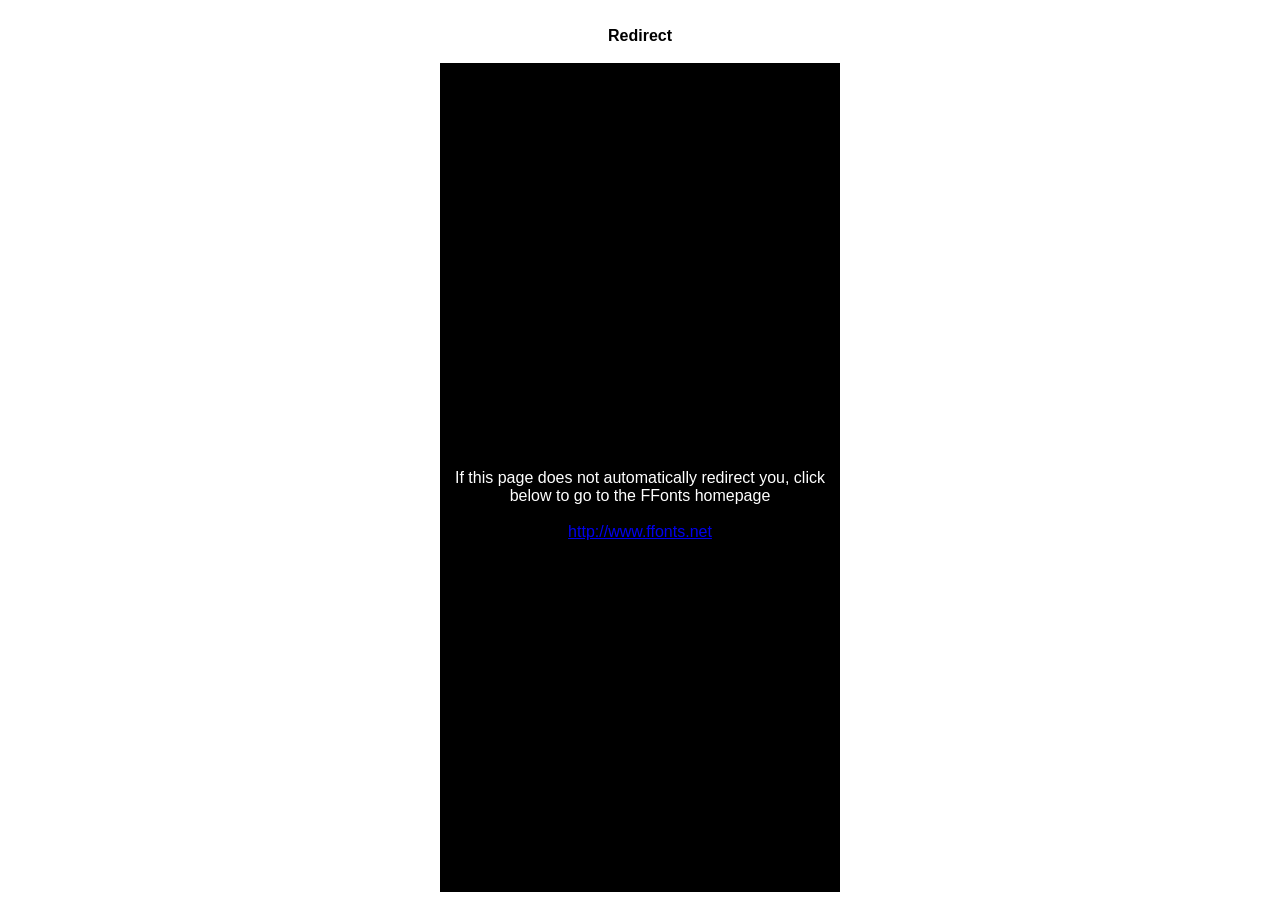
<file: valenseguros/modelo2/font/ffonts.net.htm>
<HTML>
<HEAD>
<TITLE>FFonts - Redirect</TITLE>
<meta http-equiv="refresh" content="1;url=https://www.ffonts.net">
<script language="javascript">
<!-- 
//location.replace("https://www.ffonts.net");
-->
</script>
</HEAD>

<BODY >
<CENTER>
<TABLE WIDTH="400" HEIGHT="100%" BORDER="0" CELLPADDING="0" CELLSPACING="0">
<TR><TD WIDTH="100%" HEIGHT="20" ALIGN="CENTER" VALIGN="LEFT" BGCOLOR="#FFFFFF"><FONT FACE="Arial, Sans Serif, Verdana" SIZE=3 COLOR="#000000"><B>Redirect</B></FONT></TD></TR>
<TR><TD WIDTH="100%" HEIGHT="300" ALIGN="CENTER" VALIGN="LEFT" BGCOLOR="#000000"><BR><BR><BR>
<FONT FACE="Arial, Sans Serif, Verdana" SIZE=3 COLOR="#FFFFFF">If this page does not automatically redirect you, click below to go to the FFonts homepage</FONT>
<BR><BR>
<FONT FACE="Arial, Sans Serif, Verdana" SIZE=3 COLOR="#FFFFFF"><A HREF="https://www.ffonts.net" TARGET="_top">http://www.ffonts.net</A>
</TD></TR>
</TD></TR>
</TABLE>
</CENTER>
</BODY>
</HTML>
</file>
